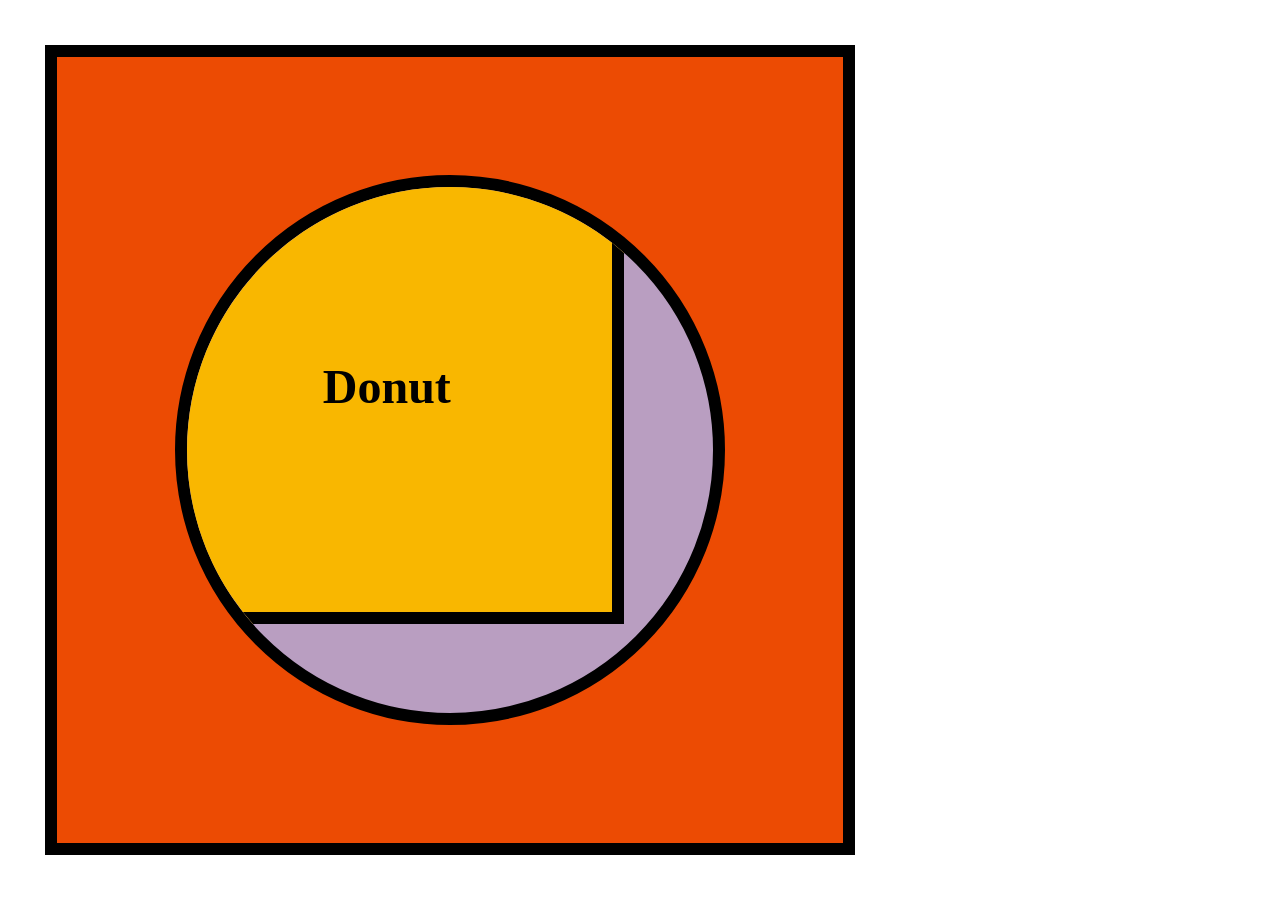
<file: labo-03/donut/index.html>
<!doctype html>
<html lang="en">
<head>
  <meta charset="utf-8">
  <meta name="viewport" content="width=device-width, initial-scale=1">
  <title>Labo 3 - Donut</title>
  <link rel="stylesheet" href="css/reset.css">
  <link rel="stylesheet" href="css/stijl.css">
</head>
<body>
  <!-- Do not change this file. Write your CSS in css/stijl.css. -->
  <main>
    <div>
      <h1>Donut</h1>
    </div>
  </main>
</body>
</html>
</file>
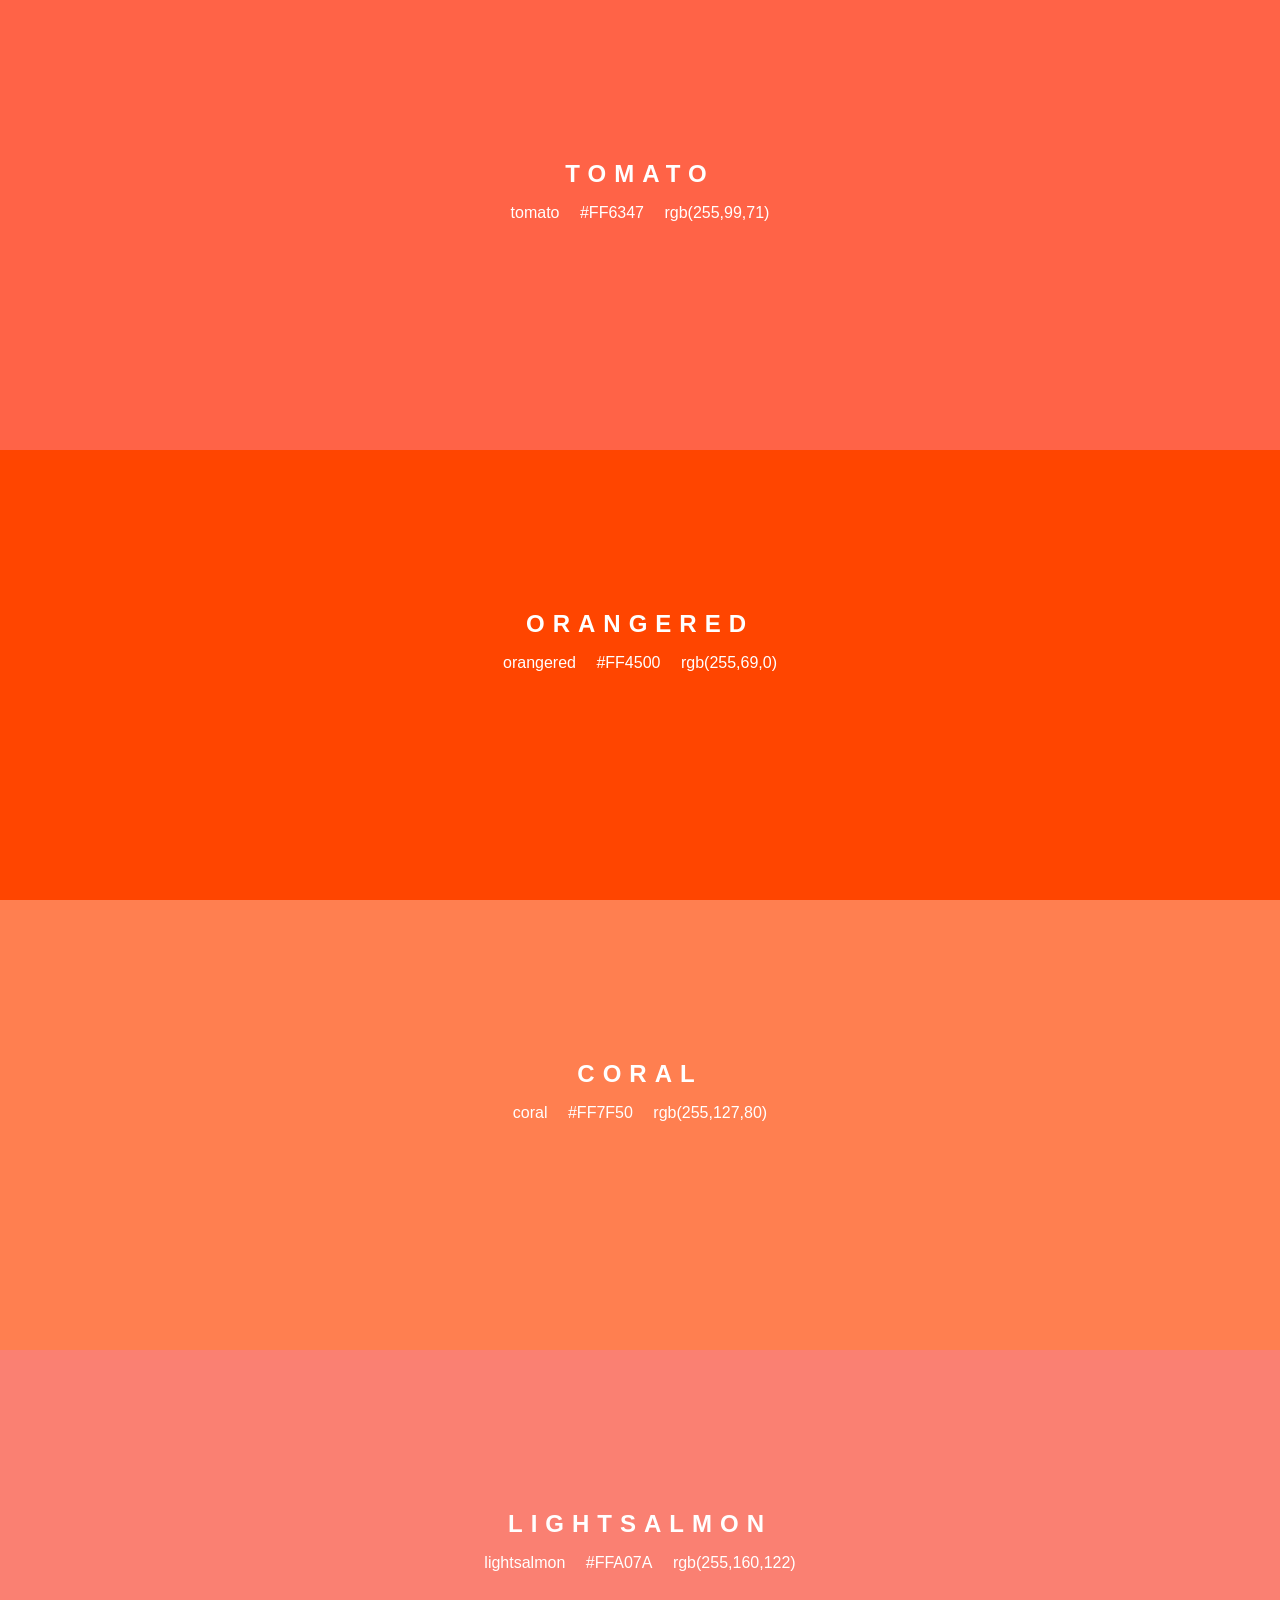
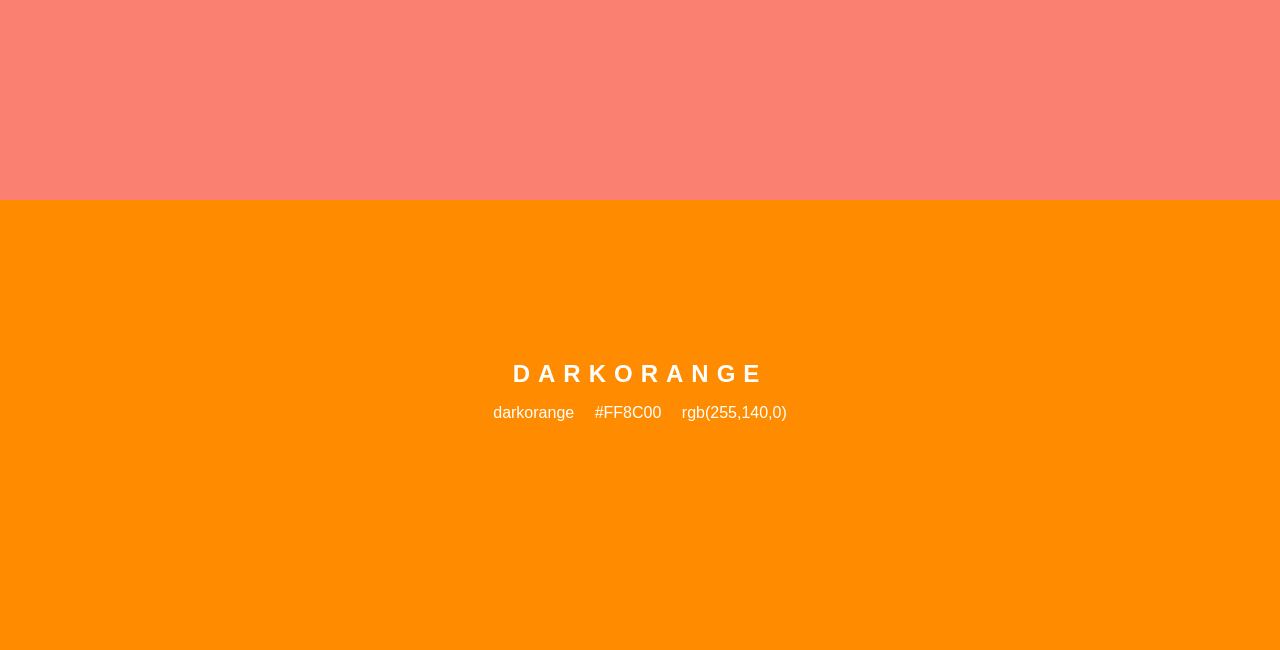
<file: labo-03/kleuren/index.html>
<!doctype html>
<html lang="en">
<head>
  <meta charset="utf-8">
  <meta name="viewport" content="width=device-width, initial-scale=1">
  <title>Labo 3 - Kleurenstalen</title>
  <link rel="stylesheet" href="css/reset.css">
  <link rel="stylesheet" href="css/stijl.css">
</head>
<body>
  <!-- Do not change this file. Write your CSS in css/stijl.css. -->
  <ul>
    <li class="tomato">
      <h2>TOMATO</h2>
      <p class="codes"><span>tomato</span> <span>#FF6347</span> <span>rgb(255,99,71)</span></p>
    </li>
    <li class="orangered">
      <h2>ORANGERED</h2>
      <p class="codes"><span>orangered</span> <span>#FF4500</span> <span>rgb(255,69,0)</span></p>
    </li>
    <li class="coral">
      <h2>CORAL</h2>
      <p class="codes"><span>coral</span> <span>#FF7F50</span> <span>rgb(255,127,80)</span></p>
    </li>
    <li class="lightsalmon">
      <h2>LIGHTSALMON</h2>
      <p class="codes"><span>lightsalmon</span> <span>#FFA07A</span> <span>rgb(255,160,122)</span></p>
    </li>
    <li class="darkorange">
      <h2>DARKORANGE</h2>
      <p class="codes"><span>darkorange</span> <span>#FF8C00</span> <span>rgb(255,140,0)</span></p>
    </li>
  </ul>
</body>
</html>
</file>
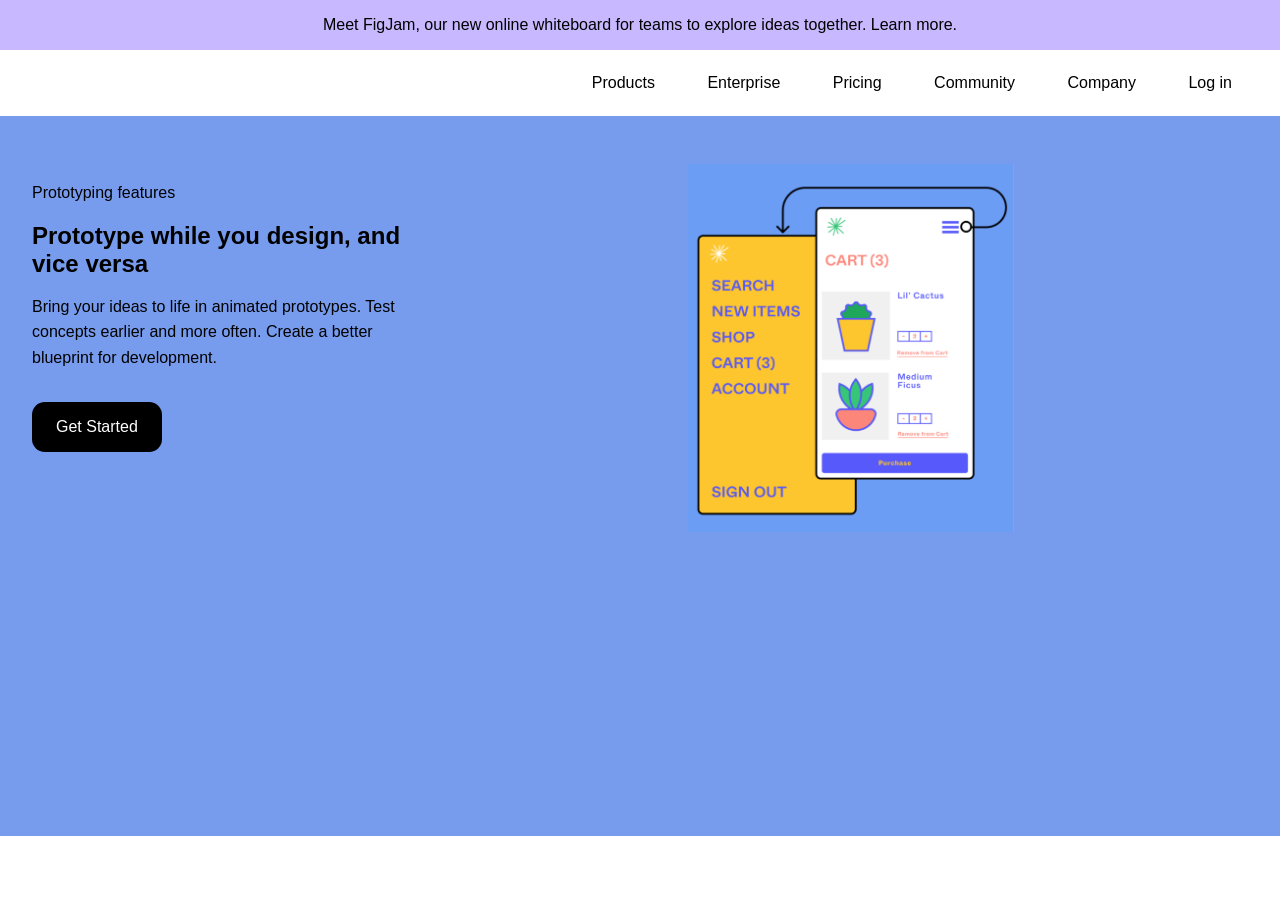
<file: labo-03/landing/index.html>
<!doctype html>
<html lang="en">
<head>
  <meta charset="utf-8">
  <meta name="viewport" content="width=device-width, initial-scale=1">
  <title>Labo 3 - Landingspagina</title>
  <link rel="stylesheet" href="css/reset.css">
  <link rel="stylesheet" href="css/stijl.css">
</head>
<body>
  <!-- Do not change this file. Write your CSS in css/stijl.css.
       Not visible in the screenshot: on :hover and :focus the links in the
       banner and in the navigation get an underline, and the button turns
       dark grey (#333333) instead of black. -->
  <div class="banner">
    <p>Meet FigJam, our new online whiteboard for teams to explore ideas together. <a href="#">Learn more</a>.</p>
  </div>
  <header>
    <nav>
      <ul>
        <li><a href="#">Products</a></li>
        <li><a href="#">Enterprise</a></li>
        <li><a href="#">Pricing</a></li>
        <li><a href="#">Community</a></li>
        <li><a href="#">Company</a></li>
        <li><a href="#">Log in</a></li>
      </ul>
    </nav>
  </header>
  <main>
    <article>
      <p class="bovenkop">Prototyping features</p>
      <h1>Prototype while you design, and vice versa</h1>
      <p>Bring your ideas to life in animated prototypes. Test concepts earlier and more often. Create a better blueprint for development.</p>
      <a href="#" class="knop">Get Started</a>
    </article><!-- no whitespace between these two tags: see syllabus 3.7 --><div class="afbeelding">
      <img src="afbeeldingen/prototype.png" alt="Prototype of a plant shop: a yellow menu panel next to a white cart screen">
    </div>
  </main>
</body>
</html>
</file>
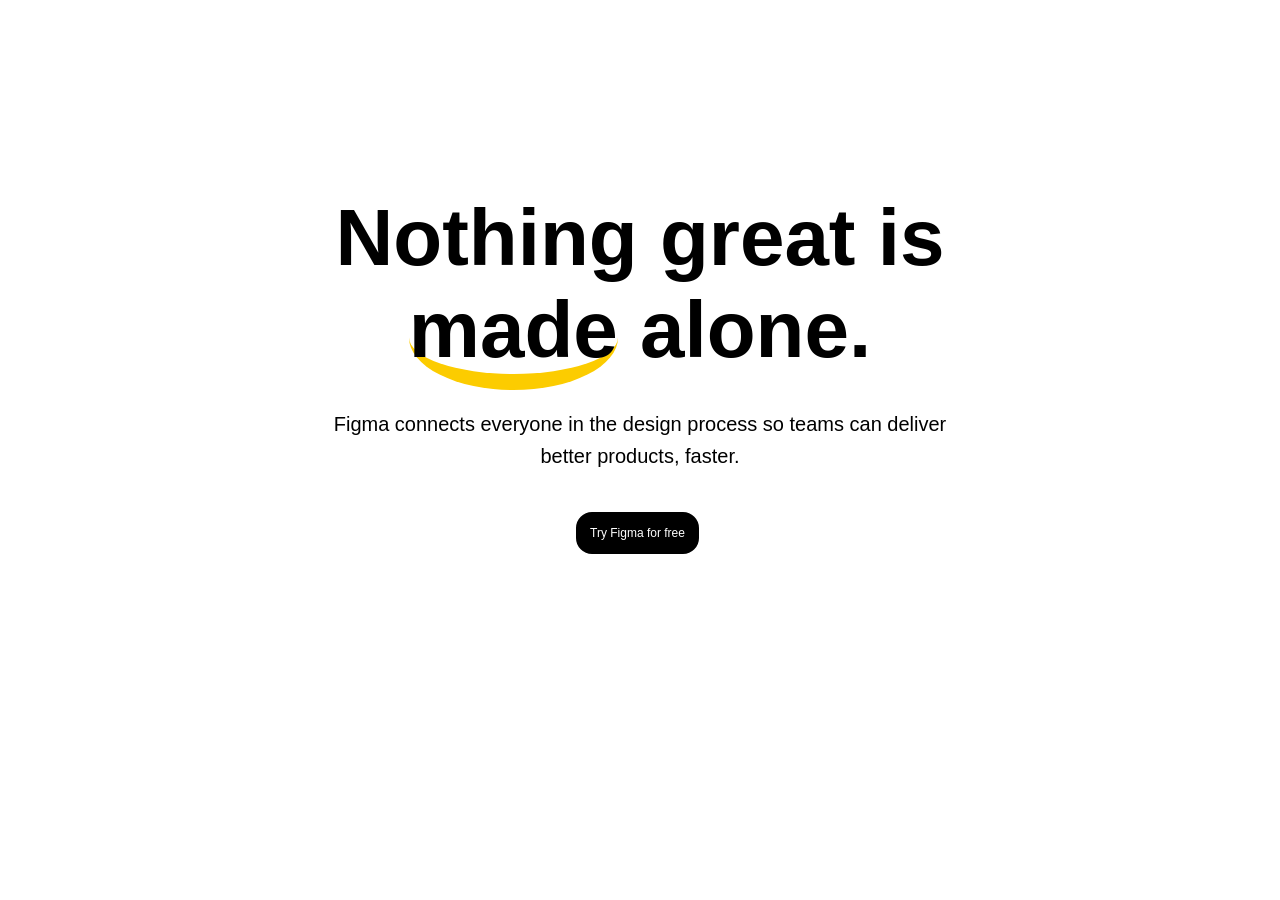
<file: labo-03/slogan/index.html>
<!doctype html>
<html lang="en">
<head>
  <meta charset="utf-8">
  <meta name="viewport" content="width=device-width, initial-scale=1">
  <title>Labo 3 - Slogan</title>
  <link rel="stylesheet" href="css/reset.css">
  <link rel="stylesheet" href="css/stijl.css">
</head>
<body>
  <!-- Do not change this file. Write your CSS in css/stijl.css.
       Not visible in the screenshot: on :hover and :focus the button turns
       dark grey (#333333) instead of black. -->
  <h2>Nothing great is <span>made</span> alone.</h2>
  <p>Figma connects everyone in the design process so teams can deliver better products, faster.</p>
  <a href="https://www.figma.com">Try Figma for free</a>
</body>
</html>
</file>
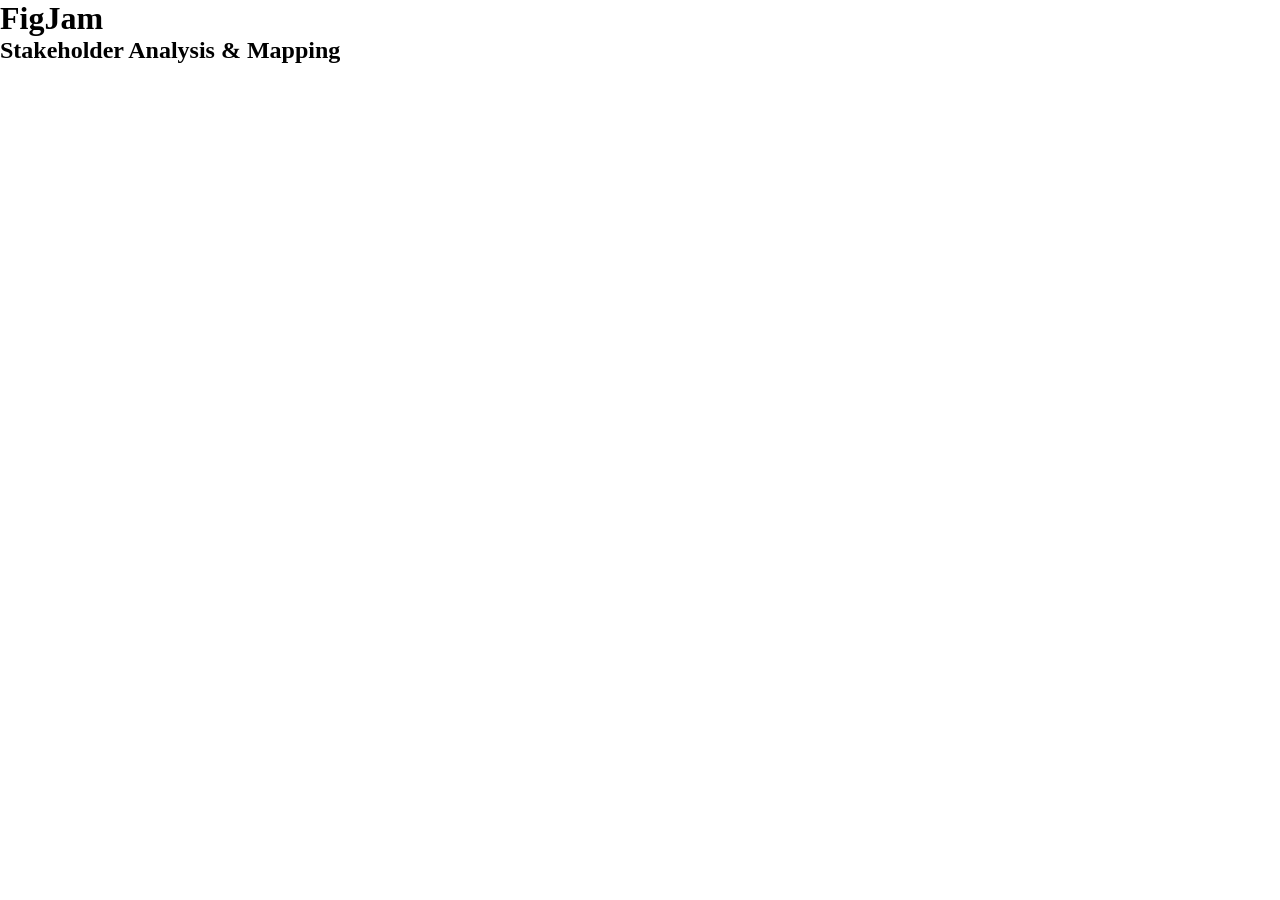
<file: labo-03/tabblad/index.html>
<!doctype html>
<html lang="en">
<head>
  <meta charset="utf-8">
  <meta name="viewport" content="width=device-width, initial-scale=1">
  <title>Labo 3 - Tabblad</title>
  <link rel="stylesheet" href="css/reset.css">
  <link rel="stylesheet" href="css/stijl.css">
</head>
<body>
  <!-- Do not change this file. Write your CSS in css/stijl.css. -->
  <h1>FigJam</h1>
  <h2>Stakeholder Analysis &amp; Mapping</h2>
</body>
</html>
</file>
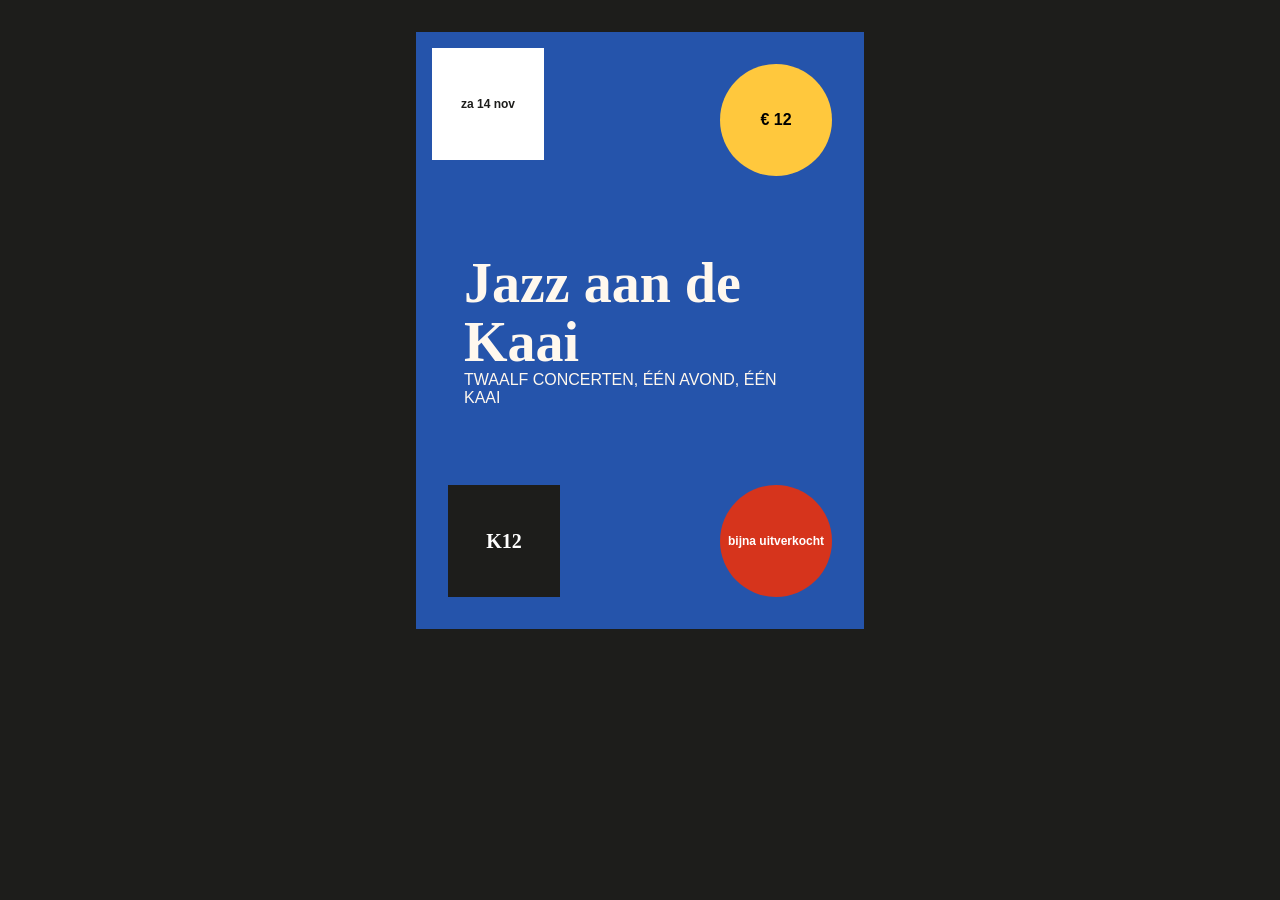
<file: labo-06/affiche/index.html>
<!doctype html>
<html lang="nl">
<head>
  <meta charset="utf-8">
  <meta name="viewport" content="width=device-width, initial-scale=1">
  <title>Labo 6 - Affiche</title>
  <link rel="stylesheet" href="css/reset.css">
  <link rel="stylesheet" href="css/stijl.css">
</head>
<body>
  <!-- Do not change this file. Write your CSS in css/stijl.css.
       The order of the four stickers in this file is NOT the order in which they lie on top of each other. -->
  <article class="affiche">
    <h1>Jazz aan de Kaai</h1>
    <p class="ondertitel">twaalf concerten, één avond, één kaai</p>
    <span class="sticker prijs">&euro; 12</span>
    <span class="sticker datum">za 14 nov</span>
    <span class="sticker uitverkocht">bijna uitverkocht</span>
    <span class="sticker logo">K12</span>
  </article>
</body>
</html>
</file>
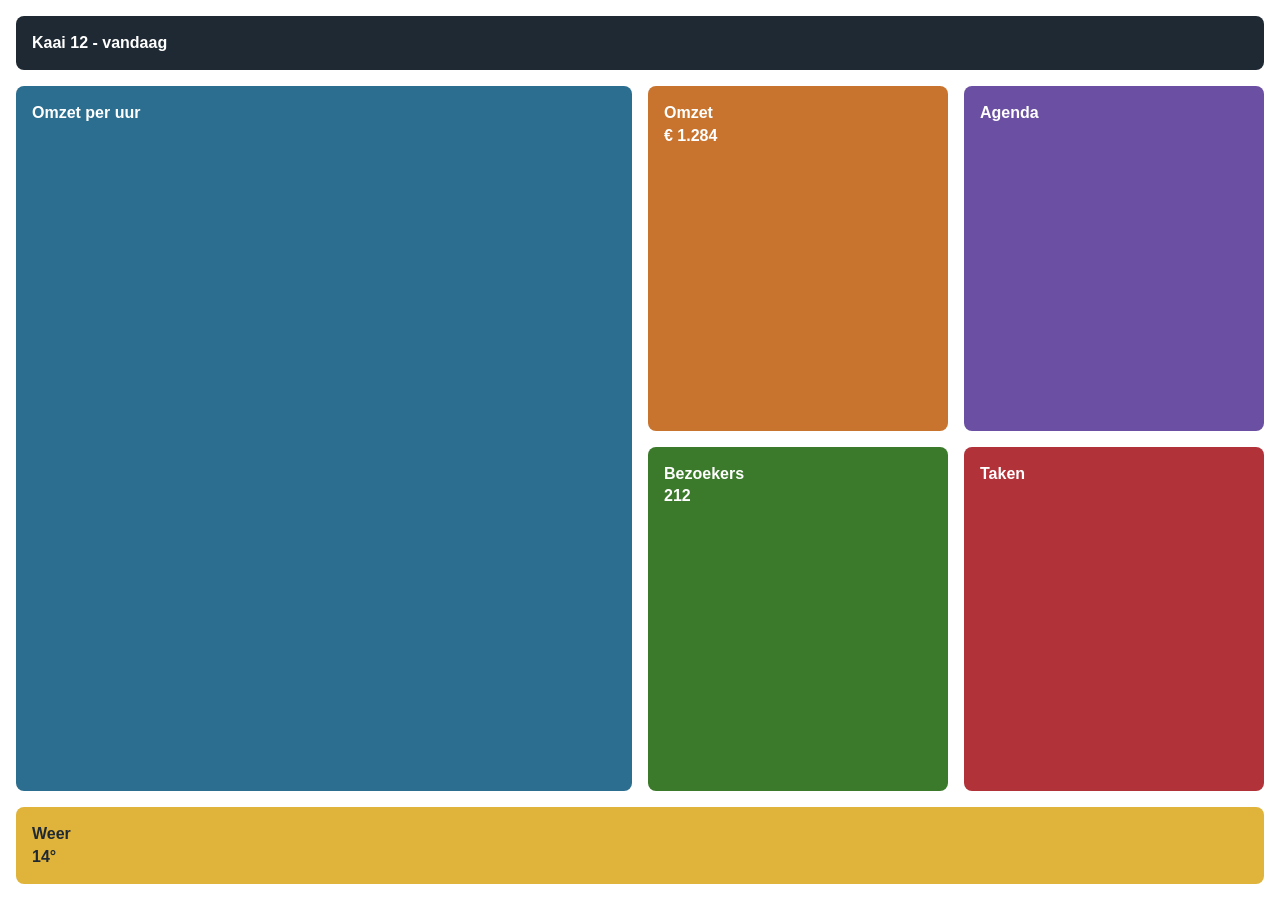
<file: labo-06/dashboard/index.html>
<!doctype html>
<html lang="nl">
<head>
  <meta charset="utf-8">
  <meta name="viewport" content="width=device-width, initial-scale=1">
  <title>Labo 6 - Dashboard</title>
  <link rel="stylesheet" href="css/reset.css">
  <link rel="stylesheet" href="css/stijl.css">
</head>
<body>
  <!-- Do not change this file. Write your CSS in css/stijl.css. -->
  <main class="dashboard">
    <section class="tegel titel">Kaai 12 - vandaag</section>
    <section class="tegel grafiek">Omzet per uur</section>
    <section class="tegel omzet">Omzet<br>&euro; 1.284</section>
    <section class="tegel bezoekers">Bezoekers<br>212</section>
    <section class="tegel agenda">Agenda</section>
    <section class="tegel taken">Taken</section>
    <section class="tegel weer">Weer<br>14&deg;</section>
  </main>
</body>
</html>
</file>
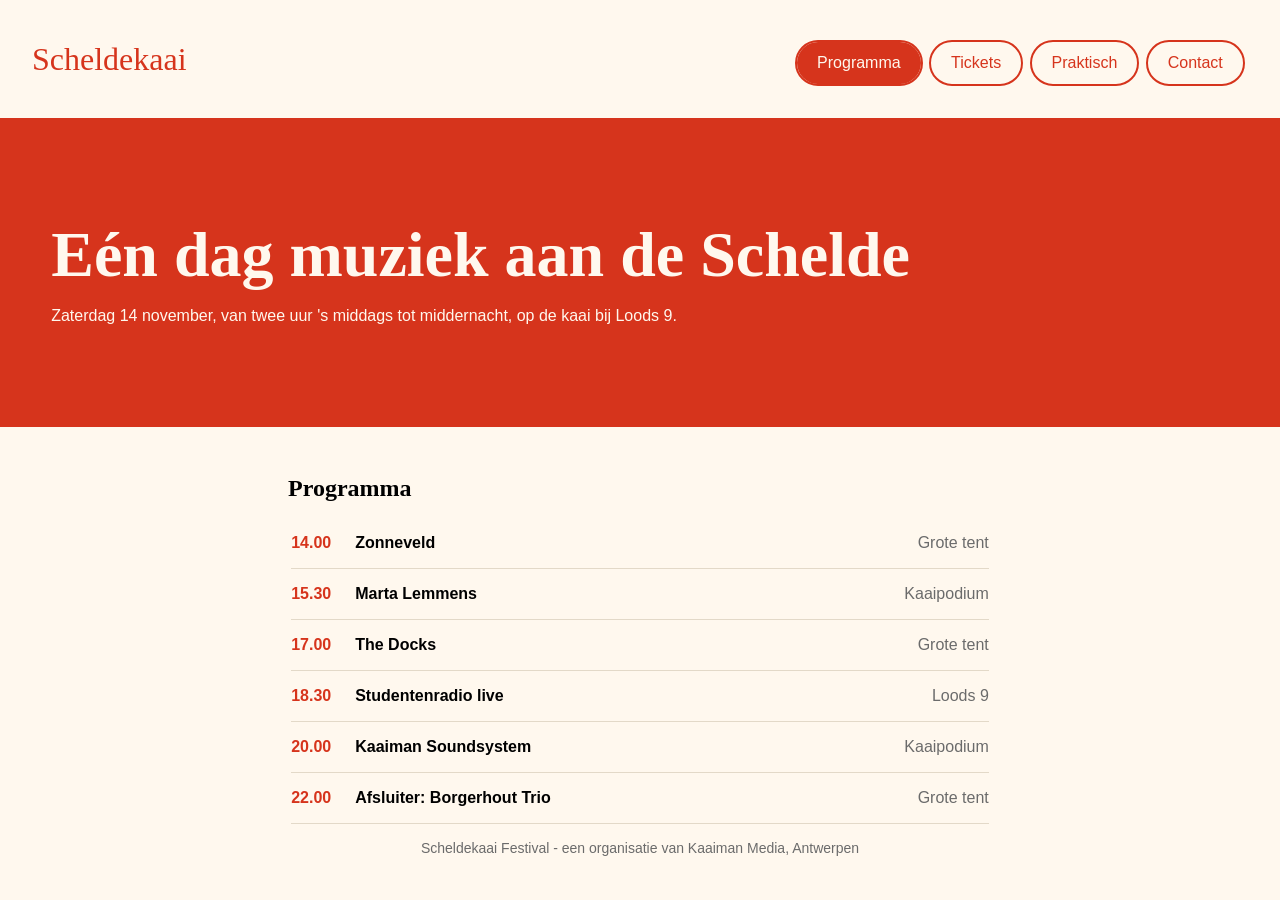
<file: labo-06/festival/index.html>
<!doctype html>
<html lang="nl">
<head>
  <meta charset="utf-8">
  <meta name="viewport" content="width=device-width, initial-scale=1">
  <title>Labo 6 - Scheldekaai Festival</title>
  <link rel="stylesheet" href="css/reset.css">
  <link rel="stylesheet" href="css/stijl.css">
</head>
<body>
  <!-- Do not change this file. Write your CSS in css/stijl.css.
       Not visible in the screenshot: on :hover and :focus a navigation link gets a white background and dark text. -->
  <header>
    <a class="logo" href="index.html">Scheldekaai</a>
    <nav>
      <ul>
        <li><a href="#programma" class="actief">Programma</a></li>
        <li><a href="tickets.html">Tickets</a></li>
        <li><a href="praktisch.html">Praktisch</a></li>
        <li><a href="contact.html">Contact</a></li>
      </ul>
    </nav>
  </header>
  <main>
    <section class="held">
      <h1>Eén dag muziek aan de Schelde</h1>
      <p>Zaterdag 14 november, van twee uur 's middags tot middernacht, op de kaai bij Loods 9.</p>
    </section>
    <section id="programma">
      <h2>Programma</h2>
      <ul class="programma">
      <li><time>14.00</time> <strong>Zonneveld</strong> <span>Grote tent</span></li>
      <li><time>15.30</time> <strong>Marta Lemmens</strong> <span>Kaaipodium</span></li>
      <li><time>17.00</time> <strong>The Docks</strong> <span>Grote tent</span></li>
      <li><time>18.30</time> <strong>Studentenradio live</strong> <span>Loods 9</span></li>
      <li><time>20.00</time> <strong>Kaaiman Soundsystem</strong> <span>Kaaipodium</span></li>
      <li><time>22.00</time> <strong>Afsluiter: Borgerhout Trio</strong> <span>Grote tent</span></li>
      </ul>
    </section>
  </main>
  <footer>
    <p>Scheldekaai Festival - een organisatie van Kaaiman Media, Antwerpen</p>
  </footer>
</body>
</html>
</file>
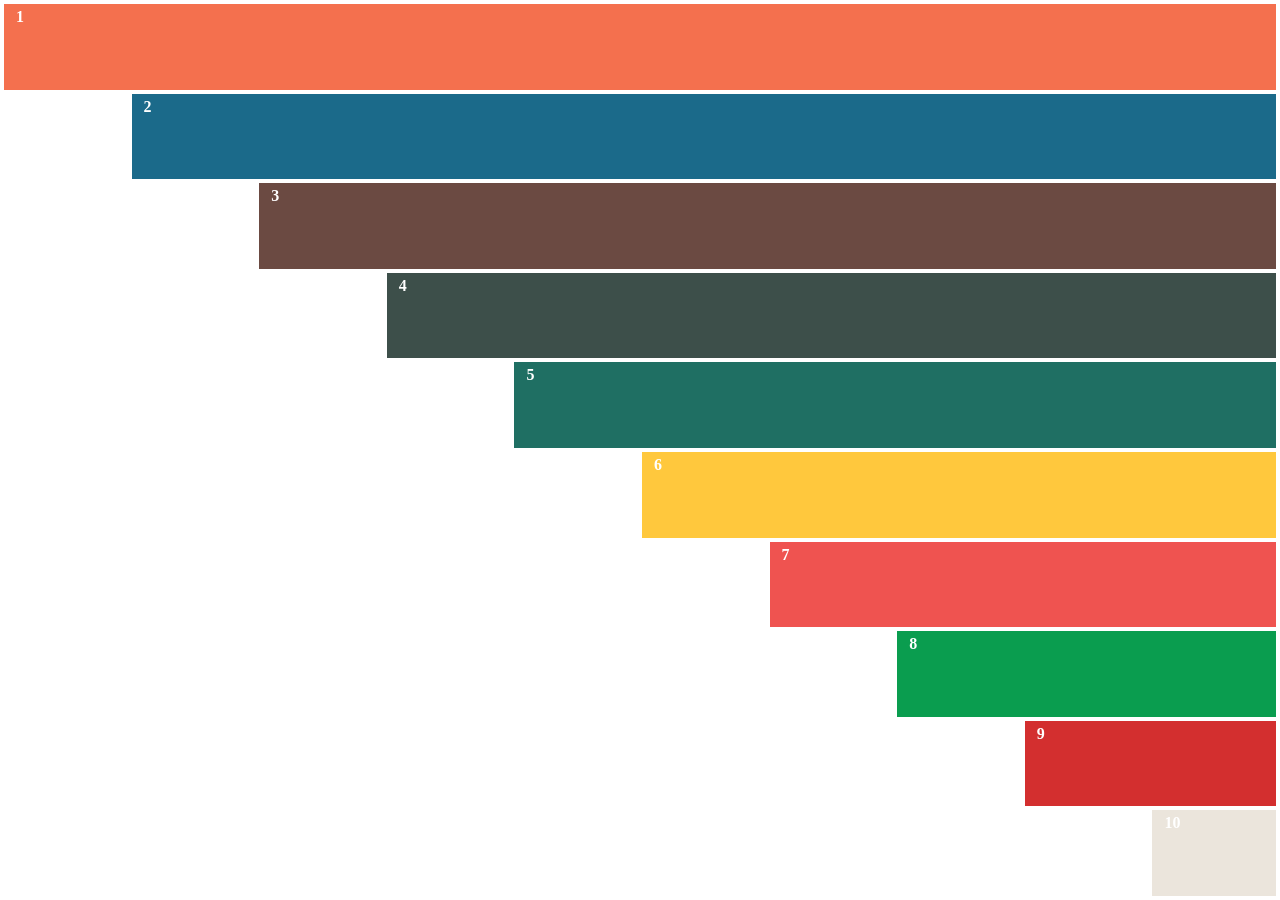
<file: labo-06/tribune/index.html>
<!doctype html>
<html lang="nl">
<head>
  <meta charset="utf-8">
  <meta name="viewport" content="width=device-width, initial-scale=1">
  <title>Labo 6 - Tribune</title>
  <link rel="stylesheet" href="css/reset.css">
  <link rel="stylesheet" href="css/stijl.css">
</head>
<body>
  <!-- Do not change this file. Write your CSS in css/stijl.css. -->
  <main class="tribune">
    <div class="rij r1">1</div>
    <div class="rij r2">2</div>
    <div class="rij r3">3</div>
    <div class="rij r4">4</div>
    <div class="rij r5">5</div>
    <div class="rij r6">6</div>
    <div class="rij r7">7</div>
    <div class="rij r8">8</div>
    <div class="rij r9">9</div>
    <div class="rij r10">10</div>
  </main>
</body>
</html>
</file>
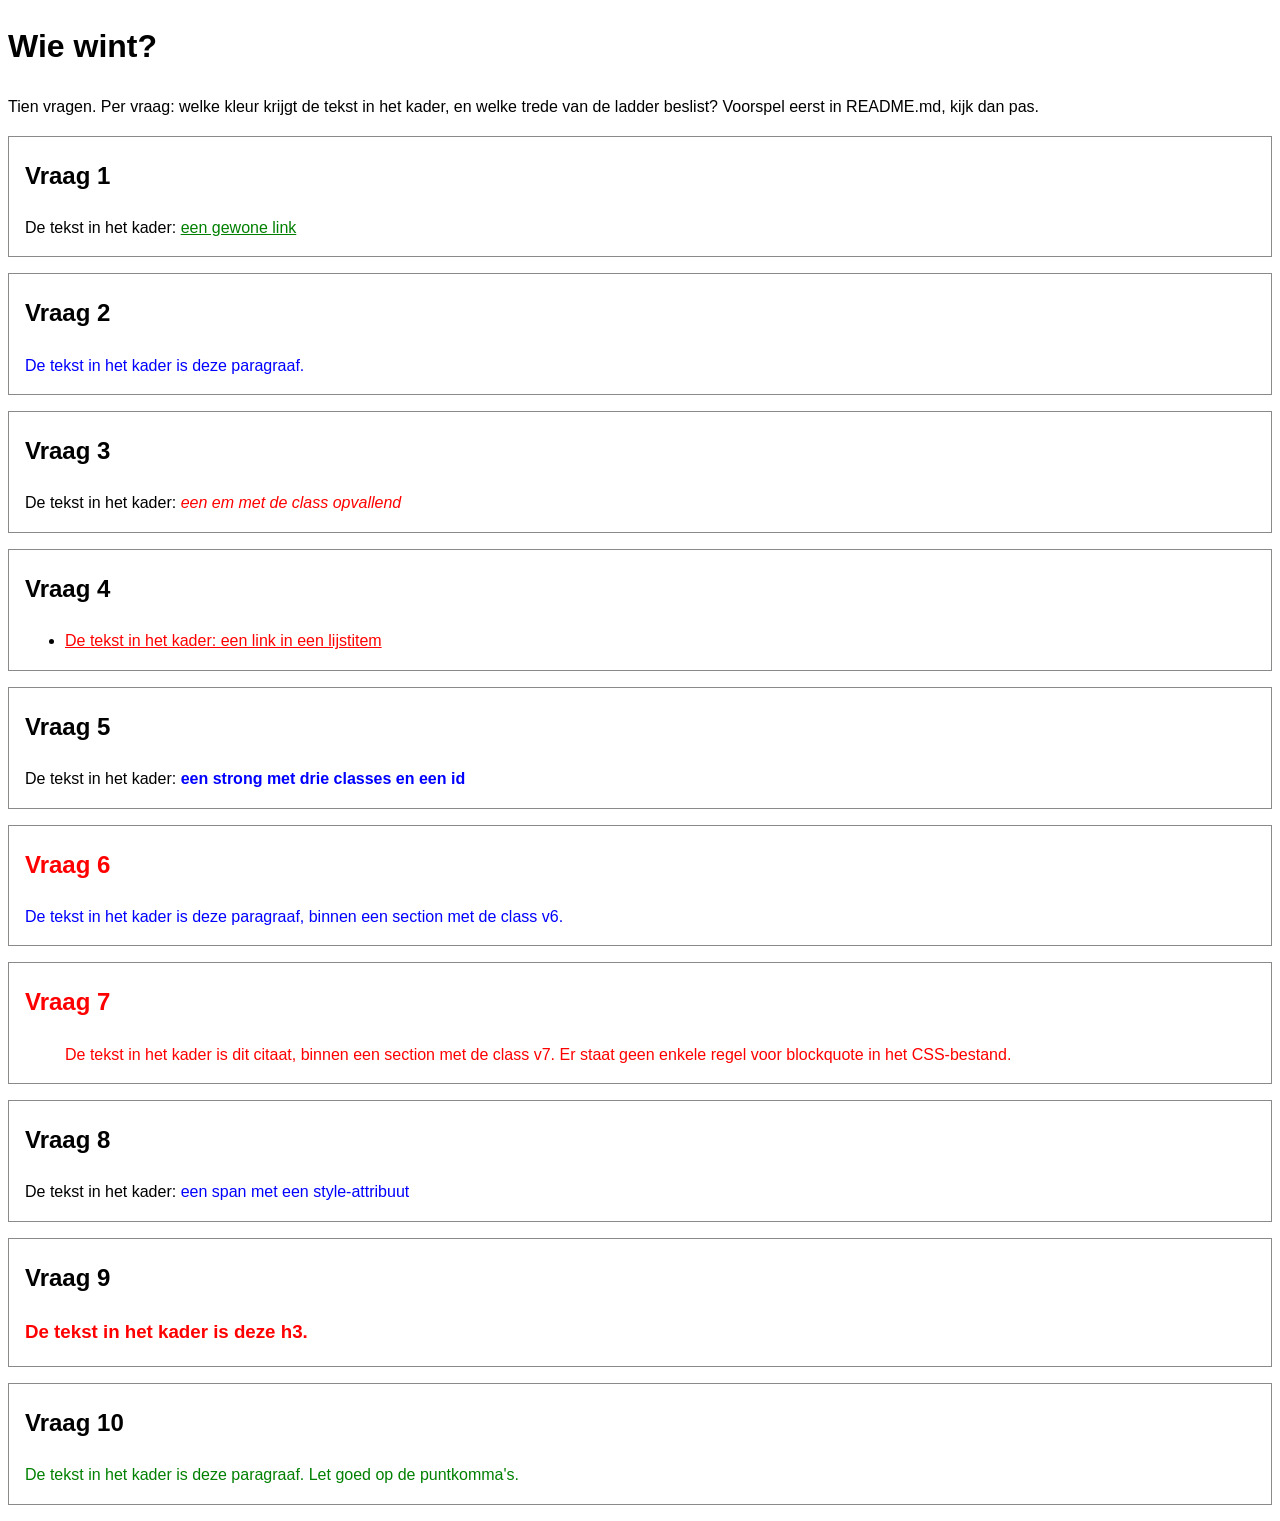
<file: labo-02/labo-02/cascade/index.html>
<!-- index.html - oefening 3: voorspel, dan kijk. Wijzig dit bestand niet. -->
<!doctype html>
<html lang="nl">
  <head>
    <meta charset="utf-8">
    <meta name="viewport" content="width=device-width, initial-scale=1">
    <title>Wie wint? Tien vragen over de cascade</title>
    <link rel="stylesheet" href="css/stijl.css">
  </head>
  <body>
    <h1>Wie wint?</h1>
    <p>Tien vragen. Per vraag: welke kleur krijgt de tekst in het kader, en welke trede van de ladder beslist? Voorspel eerst in README.md, kijk dan pas.</p>

    <section class="vraag v1">
      <h2>Vraag 1</h2>
      <p>De tekst in het kader: <a href="#">een gewone link</a></p>
    </section>

    <section class="vraag v2">
      <h2>Vraag 2</h2>
      <p class="v2-tekst">De tekst in het kader is deze paragraaf.</p>
    </section>

    <section class="vraag v3">
      <h2>Vraag 3</h2>
      <p>De tekst in het kader: <em class="opvallend">een em met de class opvallend</em></p>
    </section>

    <section class="vraag v4">
      <h2>Vraag 4</h2>
      <ul>
        <li><a href="#">De tekst in het kader: een link in een lijstitem</a></li>
      </ul>
    </section>

    <section class="vraag v5">
      <h2>Vraag 5</h2>
      <p>De tekst in het kader: <strong class="een twee drie" id="v5-tekst">een strong met drie classes en een id</strong></p>
    </section>

    <section class="vraag v6">
      <h2>Vraag 6</h2>
      <p class="v6-tekst">De tekst in het kader is deze paragraaf, binnen een section met de class v6.</p>
    </section>

    <section class="vraag v7">
      <h2>Vraag 7</h2>
      <blockquote>De tekst in het kader is dit citaat, binnen een section met de class v7. Er staat geen enkele regel voor blockquote in het CSS-bestand.</blockquote>
    </section>

    <section class="vraag v8">
      <h2>Vraag 8</h2>
      <p>De tekst in het kader: <span class="v8-tekst" style="color: blue">een span met een style-attribuut</span></p>
    </section>

    <section class="vraag v9">
      <h2>Vraag 9</h2>
      <h3 class="v9-tekst">De tekst in het kader is deze h3.</h3>
    </section>

    <section class="vraag v10">
      <h2>Vraag 10</h2>
      <p class="v10-tekst">De tekst in het kader is deze paragraaf. Let goed op de puntkomma's.</p>
    </section>
  </body>
</html>
</file>
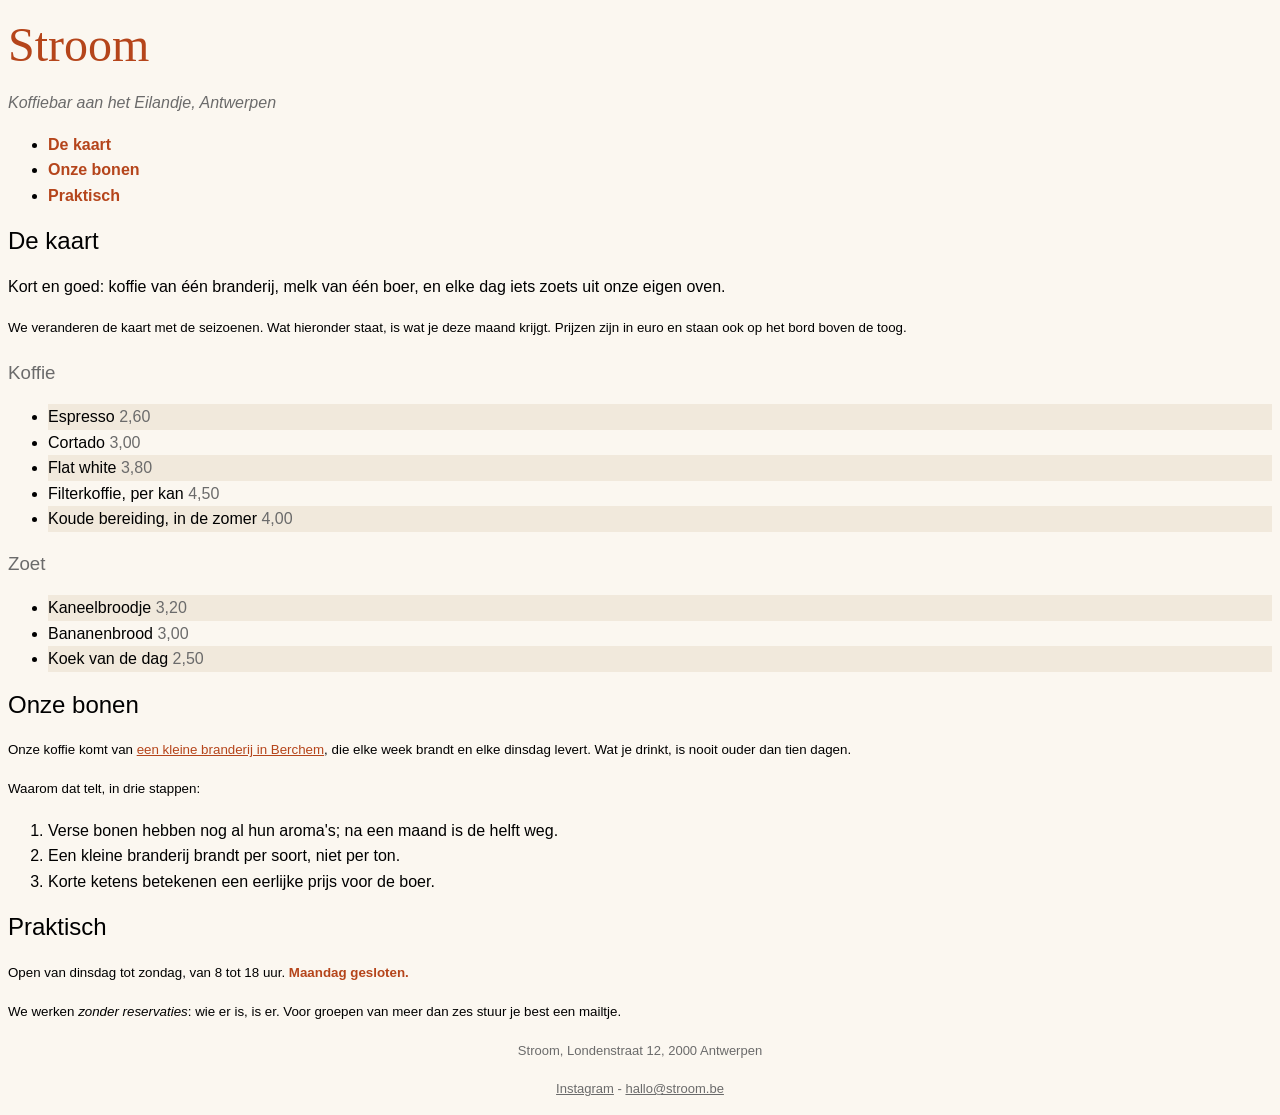
<file: labo-02/labo-02/nabouw/index.html>
<!-- index.html - nabouw labo 2. Dit bestand mag je NIET wijzigen: geen class erbij, geen element verplaatst, geen style-attribuut. Jij schrijft css/stijl.css. -->
<!--
  Wat het screenshot niet kan tonen (hover en focus):
  - links in de navigatie: accentkleur, vet, geen onderstreping;
    bij hover en focus: inktkleur en onderstreept
  - links in main: accentkleur, onderstreept;
    bij hover en focus: papierkleur op een achtergrond in de accentkleur
  - links in de footer: gedempte kleur; bij hover en focus: accentkleur
-->
<!doctype html>
<html lang="nl">
  <head>
    <meta charset="utf-8">
    <meta name="viewport" content="width=device-width, initial-scale=1">
    <title>Stroom - koffiebar aan het Eilandje</title>
    <link rel="stylesheet" href="css/stijl.css">
  </head>
  <body>
    <header>
      <h1>Stroom</h1>
      <p class="slogan">Koffiebar aan het Eilandje, Antwerpen</p>
      <nav>
        <ul>
          <li><a href="#kaart">De kaart</a></li>
          <li><a href="#bonen">Onze bonen</a></li>
          <li><a href="#praktisch">Praktisch</a></li>
        </ul>
      </nav>
    </header>

    <main>
      <article>
        <h2 id="kaart">De kaart</h2>
        <p class="intro">Kort en goed: koffie van één branderij, melk van één boer, en elke dag iets zoets uit onze eigen oven.</p>
        <p>We veranderen de kaart met de seizoenen. Wat hieronder staat, is wat je deze maand krijgt. Prijzen zijn in euro en staan ook op het bord boven de toog.</p>

        <h3>Koffie</h3>
        <ul class="kaart">
          <li>Espresso <span class="prijs">2,60</span></li>
          <li>Cortado <span class="prijs">3,00</span></li>
          <li>Flat white <span class="prijs">3,80</span></li>
          <li>Filterkoffie, per kan <span class="prijs">4,50</span></li>
          <li>Koude bereiding, in de zomer <span class="prijs">4,00</span></li>
        </ul>

        <h3>Zoet</h3>
        <ul class="kaart">
          <li>Kaneelbroodje <span class="prijs">3,20</span></li>
          <li>Bananenbrood <span class="prijs">3,00</span></li>
          <li>Koek van de dag <span class="prijs">2,50</span></li>
        </ul>

        <h2 id="bonen">Onze bonen</h2>
        <p>Onze koffie komt van <a href="https://www.example.be">een kleine branderij in Berchem</a>, die elke week brandt en elke dinsdag levert. Wat je drinkt, is nooit ouder dan tien dagen.</p>
        <p>Waarom dat telt, in drie stappen:</p>
        <ol>
          <li>Verse bonen hebben nog al hun aroma's; na een maand is de helft weg.</li>
          <li>Een kleine branderij brandt per soort, niet per ton.</li>
          <li>Korte ketens betekenen een eerlijke prijs voor de boer.</li>
        </ol>

        <h2 id="praktisch">Praktisch</h2>
        <p>Open van dinsdag tot zondag, van 8 tot 18 uur. <strong>Maandag gesloten.</strong></p>
        <p>We werken <em>zonder reservaties</em>: wie er is, is er. Voor groepen van meer dan zes stuur je best een mailtje.</p>
      </article>
    </main>

    <footer>
      <p>Stroom, Londenstraat 12, 2000 Antwerpen</p>
      <p><a href="https://www.instagram.com">Instagram</a> - <a href="mailto:hallo@stroom.be">hallo@stroom.be</a></p>
    </footer>
  </body>
</html>
</file>
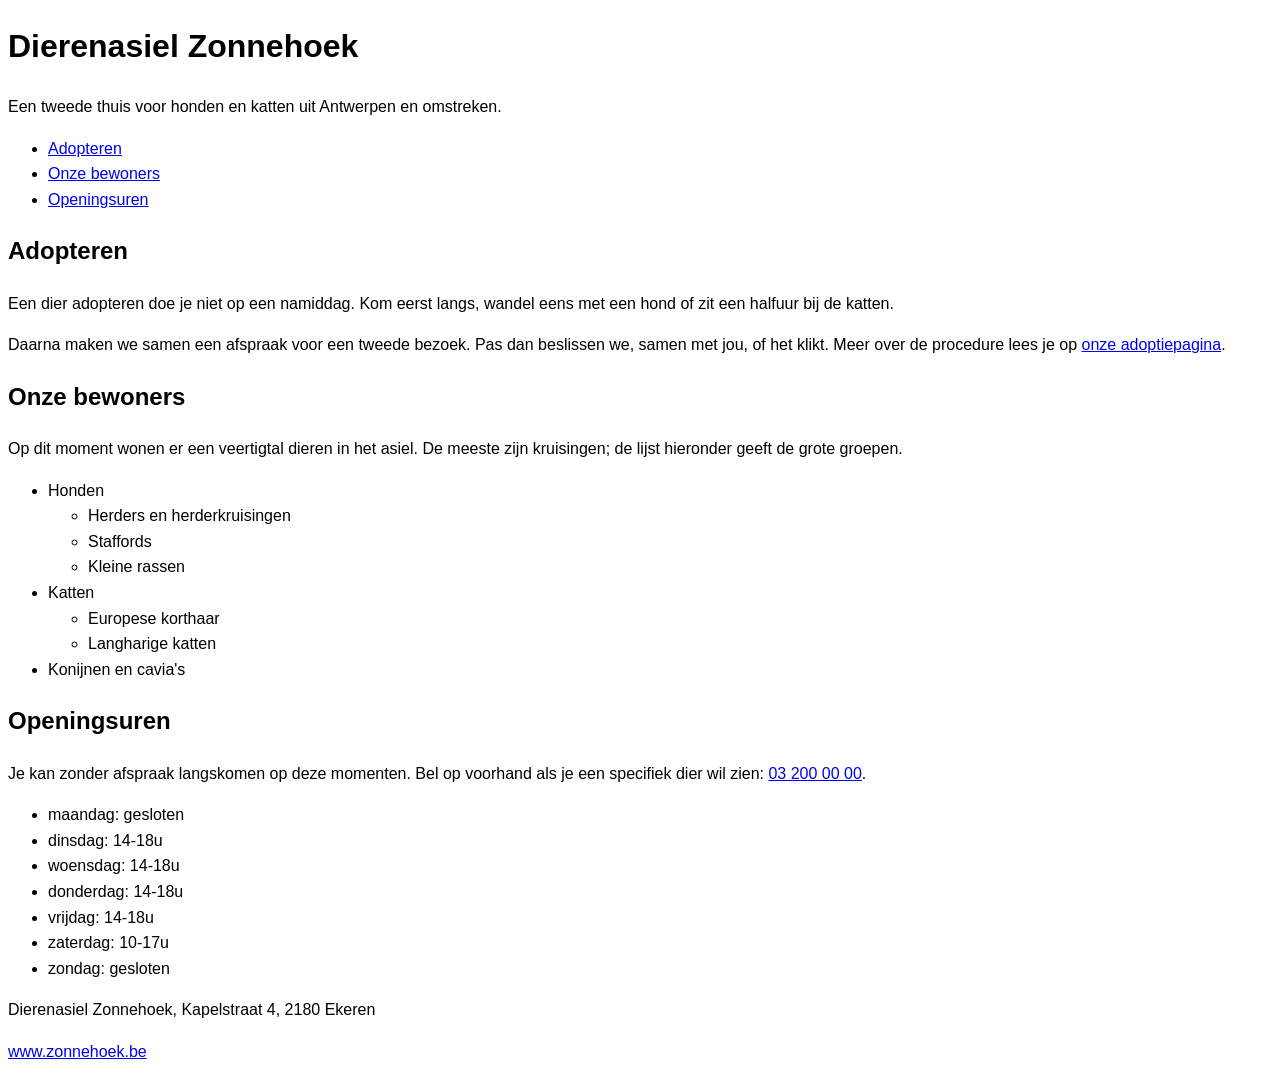
<file: labo-02/labo-02/selectors/index.html>
<!-- index.html - oefening 2: selectors. Wijzig dit bestand niet; alles wat je nodig hebt, staat erin. -->
<!doctype html>
<html lang="nl">
  <head>
    <meta charset="utf-8">
    <meta name="viewport" content="width=device-width, initial-scale=1">
    <title>Dierenasiel Zonnehoek</title>
    <link rel="stylesheet" href="css/stijl.css">
  </head>
  <body>
    <header>
      <h1>Dierenasiel Zonnehoek</h1>
      <p class="slogan">Een tweede thuis voor honden en katten uit Antwerpen en omstreken.</p>
      <nav>
        <ul>
          <li><a href="#adopteren">Adopteren</a></li>
          <li><a href="#rassen">Onze bewoners</a></li>
          <li><a href="#uren">Openingsuren</a></li>
        </ul>
      </nav>
    </header>

    <main>
      <article>
        <h2 id="adopteren">Adopteren</h2>
        <p class="intro">Een dier adopteren doe je niet op een namiddag. Kom eerst langs, wandel eens met een hond of zit een halfuur bij de katten.</p>
        <p>Daarna maken we samen een afspraak voor een tweede bezoek. Pas dan beslissen we, samen met jou, of het klikt. Meer over de procedure lees je op <a href="https://www.zonnehoek.be/adoptie">onze adoptiepagina</a>.</p>

        <h2 id="rassen">Onze bewoners</h2>
        <p>Op dit moment wonen er een veertigtal dieren in het asiel. De meeste zijn kruisingen; de lijst hieronder geeft de grote groepen.</p>
        <ul class="rassen">
          <li>Honden
            <ul>
              <li>Herders en herderkruisingen</li>
              <li>Staffords</li>
              <li>Kleine rassen</li>
            </ul>
          </li>
          <li>Katten
            <ul>
              <li>Europese korthaar</li>
              <li>Langharige katten</li>
            </ul>
          </li>
          <li>Konijnen en cavia's</li>
        </ul>

        <h2 id="uren">Openingsuren</h2>
        <p>Je kan zonder afspraak langskomen op deze momenten. Bel op voorhand als je een specifiek dier wil zien: <a href="tel:+3232000000">03 200 00 00</a>.</p>
        <ul class="uren">
          <li>maandag: gesloten</li>
          <li>dinsdag: 14-18u</li>
          <li>woensdag: 14-18u</li>
          <li>donderdag: 14-18u</li>
          <li>vrijdag: 14-18u</li>
          <li>zaterdag: 10-17u</li>
          <li>zondag: gesloten</li>
        </ul>
      </article>
    </main>

    <footer>
      <p>Dierenasiel Zonnehoek, Kapelstraat 4, 2180 Ekeren</p>
      <p><a href="https://www.zonnehoek.be">www.zonnehoek.be</a></p>
    </footer>
  </body>
</html>
</file>
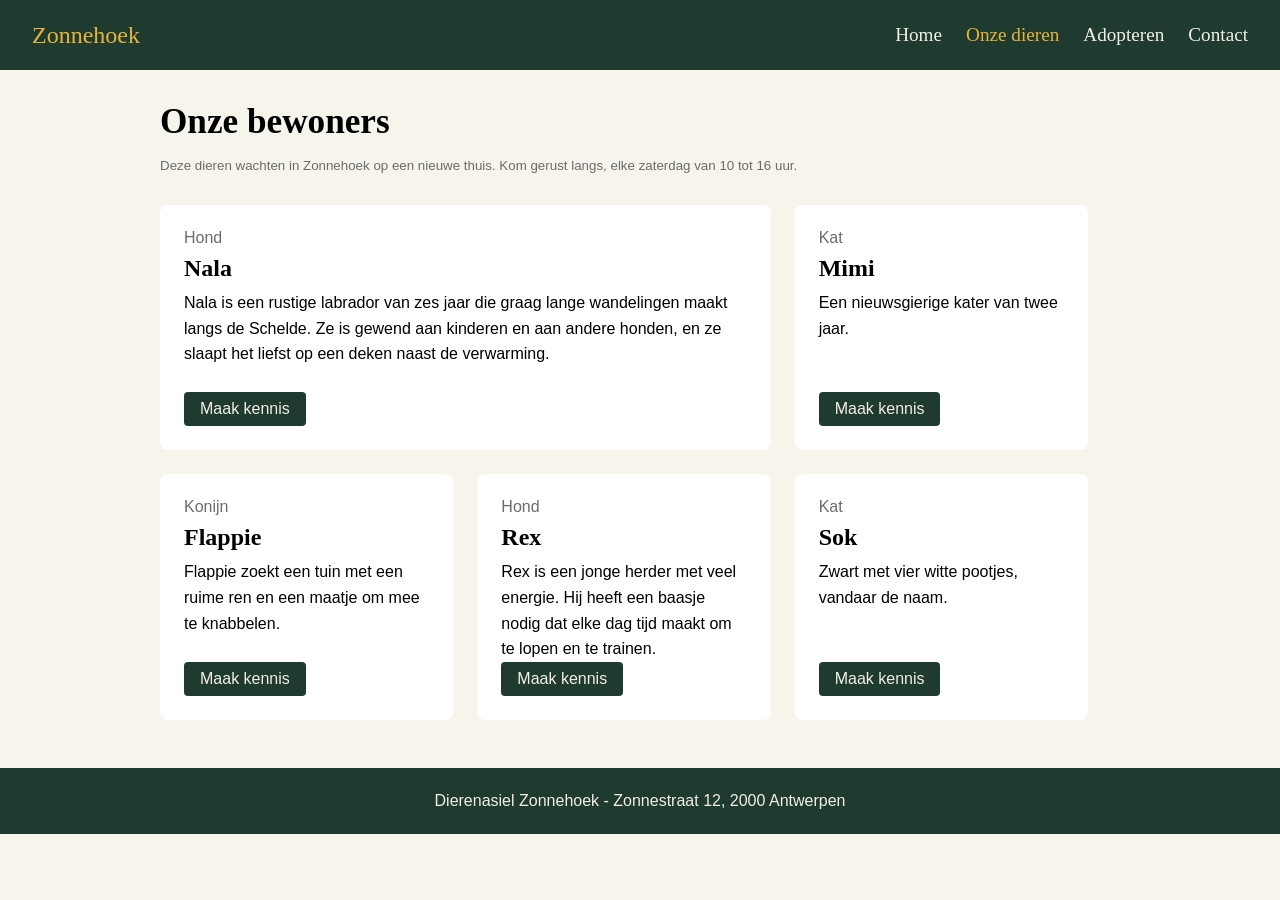
<file: labo-04/labo-04/dierenasiel/index.html>
<!doctype html>
<html lang="nl">
<head>
  <meta charset="utf-8">
  <meta name="viewport" content="width=device-width, initial-scale=1">
  <title>Labo 4 - Dierenasiel Zonnehoek</title>
  <link rel="stylesheet" href="css/reset.css">
  <link rel="stylesheet" href="css/stijl.css">
</head>
<body>
  <!-- Do not change this file. Write your CSS in css/stijl.css.
       Not visible in the screenshot: on :hover and :focus the links in the
       navigation get an underline, and a button turns dark (#2b2b2b). -->
  <header>
    <a class="logo" href="index.html">Zonnehoek</a>
    <nav>
      <ul>
        <li><a href="index.html">Home</a></li>
        <li><a href="dieren.html" class="actief">Onze dieren</a></li>
        <li><a href="adopteren.html">Adopteren</a></li>
        <li><a href="contact.html">Contact</a></li>
      </ul>
    </nav>
  </header>
  <main>
    <h1>Onze bewoners</h1>
    <p class="intro">Deze dieren wachten in Zonnehoek op een nieuwe thuis. Kom gerust langs, elke zaterdag van 10 tot 16 uur.</p>
    <ul class="kaarten">
      <li class="kaart uitgelicht">
        <p class="soort">Hond</p>
        <h2>Nala</h2>
        <p class="beschrijving">Nala is een rustige labrador van zes jaar die graag lange wandelingen maakt langs de Schelde. Ze is gewend aan kinderen en aan andere honden, en ze slaapt het liefst op een deken naast de verwarming.</p>
        <a class="knop" href="#">Maak kennis</a>
      </li>
      <li class="kaart">
        <p class="soort">Kat</p>
        <h2>Mimi</h2>
        <p class="beschrijving">Een nieuwsgierige kater van twee jaar.</p>
        <a class="knop" href="#">Maak kennis</a>
      </li>
      <li class="kaart">
        <p class="soort">Konijn</p>
        <h2>Flappie</h2>
        <p class="beschrijving">Flappie zoekt een tuin met een ruime ren en een maatje om mee te knabbelen.</p>
        <a class="knop" href="#">Maak kennis</a>
      </li>
      <li class="kaart">
        <p class="soort">Hond</p>
        <h2>Rex</h2>
        <p class="beschrijving">Rex is een jonge herder met veel energie. Hij heeft een baasje nodig dat elke dag tijd maakt om te lopen en te trainen.</p>
        <a class="knop" href="#">Maak kennis</a>
      </li>
      <li class="kaart">
        <p class="soort">Kat</p>
        <h2>Sok</h2>
        <p class="beschrijving">Zwart met vier witte pootjes, vandaar de naam.</p>
        <a class="knop" href="#">Maak kennis</a>
      </li>
    </ul>
  </main>
  <footer>
    <p>Dierenasiel Zonnehoek - Zonnestraat 12, 2000 Antwerpen</p>
  </footer>
</body>
</html>
</file>
<file: labo-03/donut/css/stijl.css>
/* stijl.css - labo 3, donut (reset.css is linked before this file) */

/* === tokens === */
:root {
 --Oranje--: #ec4b03;
 --paars--: #b99ec1;
 --geel--: #f9b700;
 --zwart--: #000000;
 
}

main {
    width: 90vh;
    height: 90vh;
    border: 0.75rem solid var(--zwart--);
    margin: 5vh;
    background-color: var(--Oranje--);
    overflow: hidden;
}

main > div {
    border: 0.75rem solid var(--zwart--);
    background-color: var(--paars--);
    height: 70%;
    width: 70%;
    margin: 15%;
    border-radius: 50%;
    position: relative;
    overflow: hidden;
}

div > h1 {
  position: absolute;
  top: 0;
  left: 0;
  border: 0.75rem solid var(--zwart--);
  margin: -7%;
  height: 90%;
  width: 90%;
  background-color: var(--geel--);
  font-family: Georgia, 'Times New Roman', Times, serif;
  font-weight: 700;
  display: flex;
  justify-content: center;
  align-items: center;
  font-size: 3rem;
}

/* === your rules === */
</file>
<file: labo-03/kleuren/css/stijl.css>
/* stijl.css - labo 3, kleuren (reset.css is linked before this file) */

/* === tokens === */
:root {
--kleur-tomato: c

}
/* === your rules === */
body {
 font-family: Arial, Helvetica, sans-serif;
 text-align: center;
 color: white;
 background-color: black;

}
ul{
    list-style: none;
    margin: 0;
    padding: 0;
}
li {
    height: 50vh;
    padding-top: 10rem;
}

h2 {
    letter-spacing: 0.5rem;
    margin-bottom: 1rem;
}

span {
    margin: 0 0.5rem;
}

.tomato {
    background-color: tomato;
}

.orangered{
    background-color: orangered;
}

.coral {
    background-color: coral;
}

.lightsalmon {
    background-color: salmon;
}

.darkorange {
    background-color: darkorange;
}
</file>
<file: labo-03/landing/css/stijl.css>
/* stijl.css - labo 3, landing (reset.css is linked before this file) */

/* === tokens === */
:root {
--banner--: #c8b8ff;
--link--: #5551ff;
--hero--: #779cee;
}

/* === your rules === */
body {
    font-family: Arial, Helvetica, sans-serif;
}

.banner {
    background-color: var(--banner--);
    text-align: center;
    padding: 1rem;
}

ul {
    list-style: none;
    text-align: right;
    margin: 1.5rem;  
}

li {
    display: inline;
    margin-inline: 1.5rem;
}

a {
    color: black;
    text-decoration: none;
}

main {
    height: 80vh;
    background-color: var(--hero--);
}

article, .afbeelding {
    display: inline-block;
    vertical-align: top;
    width: 50%;
}

article {
    padding: 2rem;
}

.afbeelding {
    padding: 3rem;
}

img {
    width: 60%;
}

.bovenkop {
    padding-top: 2rem;
}

h1 {
    padding-top: 1rem;
    padding-bottom: 1rem;
    max-width: 24rem;
}

article p {
    line-height: 1.6;
    max-width: 24rem;
}

.knop {
    display: inline-block;
    background-color: black;
    color: white;
    margin-top: 2rem;
    padding: 1rem 1.5rem;
    border-radius: 0.8rem;
}
</file>
<file: labo-03/slogan/css/stijl.css>
/* stijl.css - labo 3, slogan (reset.css is linked before this file) */

/* === tokens === */
:root {

}

/* === your rules === */
body {
    padding-top: 12rem;
    max-width: 40rem;
    margin-inline: auto;
    font-family: Arial, Helvetica, sans-serif;
    width: 80vw;
}


h2{
    font-size: 5rem;
    padding-bottom: 2rem;
    text-align: center;
}

p{
    font-size: 1.25rem;
    text-align: center;
    line-height: 1.6;
}

h2 span {
    border-bottom: 1rem solid #fccc00;
    border-radius: 50%;
    
}

a, .href {
    background-color: black;
    text-decoration: none;
    color: white;
    border: 0.90rem solid black;
    border-radius: 1rem;
    display: inline-block;
    font-size: 0.75rem;
    margin-left: 16rem;
    margin-top: 2.5rem;
}
</file>
<file: labo-03/tabblad/css/stijl.css>
/* stijl.css - labo 3, tabblad (reset.css is linked before this file) */

/* === tokens === */
:root {

}

/* === your rules === */
</file>
<file: labo-06/affiche/css/stijl.css>
/* stijl.css - labo 6, affiche (reset.css is linked before this file) */

/* === tokens === */
:root {
--pagina--: #1d1d1b; 
--affiche--: #2554ab;
--tekst--: #fff8ee;
}

/* === base: narrow screens first === */

body{
    background-color: var(--pagina--);
}

.affiche {
    background-color: var(--affiche--);
    width: min(28rem, 100% - 2rem);
    aspect-ratio: 3 / 4;
    margin: 2rem auto;
    padding: clamp(1.5rem, 6vw, 3rem);
    position: relative;
    display: flex;
    flex-direction: column;
    justify-content: center;
}

h1 {
    font-family: Georgia, 'Times New Roman', Times, serif;
    font-size: clamp(2rem, 8vw, 3.5rem);
    line-height: 1.05;
    color: var(--tekst--);
}

.ondertitel {
    color: var(--tekst--);
    font-size: clamp(0.875rem);
    text-transform: uppercase;
    font-family: Verdana, Geneva, Tahoma, sans-serif;
}

.sticker {
    position: absolute;
    height: clamp(4rem, 14vw, 7rem);
    width: clamp(4rem, 14vw, 7rem);
    display: grid;
    place-items: center;
    text-align: center;
    font-size: 0.75rem;
    font-weight: 500;
    font-family: Verdana, Geneva, Tahoma, sans-serif;
    font-weight: bold;
}

.prijs {
    border-radius: 50%;
    background-color: #ffc83d;
    top: 2.5rem;
    left: 2.5rem;
    z-index: 1;
    font-size: 1rem;
}

.datum {
    background-color: white;
    color: var(--pagina--);
    top: 1rem;
    left: 1rem;
}

.logo {
    background-color:#1d1d1b;
    color: white;
    font-size: 1.25rem;
    font-family: Georgia, 'Times New Roman', Times, serif;
    top: 4rem;
    left: 4rem;
}

.uitverkocht {
    background-color: #d6341c;
    color: white;
    top: 5.5rem;
    left: 5.5rem;
    border-radius: 50%;
    z-index: 1;
}

/* === media queries: below the base rules === */

@media (min-width:800px) {

    .uitverkocht {
        top: auto;
        left: auto;
        right: 3rem;
        bottom: 3rem;
    }

    .logo {
        top: auto;
        left: auto;
        right: 6rem;
        bottom: 6rem;
    }
}

@media (min-width:1000px) {

    .uitverkocht {
        top: auto;
        left: auto;
        right: 2rem;
        bottom: 2rem;
    }

    .logo {
        left: 2rem;
        bottom: 2rem;
        top: auto;
        right: auto;
    }

    .prijs {
        right: 2rem;
        top: 2rem;
        left: auto;
        bottom: auto;
    }
}
</file>
<file: labo-06/dashboard/css/stijl.css>
/* stijl.css - labo 6, dashboard (reset.css is linked before this file) */

/* === tokens === */
:root {
--papier--: #f3f1ec;
--omzet--:#c8742e; 
--bezoekers--:#3b7a2a; 
--titel--:#1f2933;
--grafiek--:#2c6e8f;
--agenda--:#6b4fa3;
--taken--:#b2323a;
--weer--:#e0b43a;
--DonkereTekst--:#1f2933; 
}

/* === base: narrow screens first === */

.dashboard {
    display: grid;
    min-height: 100svh;
    padding: 1rem;
    gap: 1rem;
}

.tegel {
    border-radius: 0.5rem;
    color: white;
    line-height: 1.4;
    font-family: Verdana, Geneva, Tahoma, sans-serif;
    font-weight: bold;
    padding: 1rem;
}

.tegel.titel {
    background-color: var(--titel--);
}

.tegel.grafiek {
    background-color: var(--grafiek--);
}

.tegel.omzet {
    background-color: var(--omzet--);
}

.tegel.bezoekers {
    background-color: var(--bezoekers--);
}

.tegel.agenda {
    background-color: var(--agenda--);
}

.tegel.taken {
    background-color: var(--taken--);
}

.tegel.weer {
    background-color: var(--weer--);
    color: var(--DonkereTekst--);
}
/* === media queries: below the base rules === */

@media (min-width: 800px) {
    .dashboard {
        grid-template-columns: repeat(2,1fr);
    }

    .tegel.titel, .tegel.grafiek, .tegel.weer {
        grid-column: 1 / -1;
    }
}

@media (min-width: 1200px) {
    .dashboard {
        grid-template-rows: auto 1fr 1fr auto;
        grid-template-columns: repeat(4,1fr);
    }

    .tegel.grafiek {
        grid-column: 1 / 3 ;
        grid-row: 2 / 4 ;
    }

    .tegel.tegel.agenda {
        grid-row: 2;
        grid-column: 4 / 5;
    }
}
</file>
<file: labo-06/festival/css/stijl.css>
/* stijl.css - labo 6, festival (reset.css is linked before this file) */

/* === tokens === */
:root {
--papier--: #fff8ee; 
--inkt--: #1a1a1a; 
--gedempt--: #6b6b6b; 
--accent--: #d6341c;
}

/* === base: narrow screens first === */

body {
    background-color: var(--papier--);
    font-family: Verdana, Geneva, Tahoma, sans-serif;
}

header {
    display: flex;
    flex-direction: column;
    align-items: center;
}

nav li {
    list-style: none;
    border: 2px solid var(--accent--);
    border-radius: 2rem;
    text-align: center;
    margin-top: 0.5rem ;
}

nav ul {
    padding-left: 0;
    margin: 0;
    padding-bottom: 2rem;
}

.logo {
    color: var(--accent--);
    text-decoration: none;
    font-family: Georgia, 'Times New Roman', Times, serif;
    font-size: 2rem;
} 

nav a.actief {
    color: var(--papier--);
    background-color: var(--accent--);
}

nav a {
    display: block;
    color: var(--accent--);
    text-decoration: none;
    font-family: Verdana, Geneva, Tahoma, sans-serif;
    padding: 0.75rem 1.25rem;
    border-radius: 2rem;
}

/* held */

section.held p ,section.held h1 {
    display: block;
    background-color: var(--accent--);
    color: var(--papier--);
    padding: 0 4vw;
}

section.held h1{
    padding-top: 8vw; 
    padding-bottom: 1rem;
    line-height: 1.1;
    font-size: clamp(2rem, 5vw + 1rem, 4rem);
}

section.held p {
    padding-bottom: 8vw; 
    font-size: clamp(2rem, 8vw, 6rem) clamp(1rem, 5vw, 4rem);
}

h1 {
    font-family: Georgia, 'Times New Roman', Times, serif;   
}

/* PROGRAMMA */

section#programma {
    max-width: 44rem;
    padding: clamp (1.5rem 5vw);
}

ul.programma {
    padding-left: 0;
}

h2 {
    padding-top: 2rem;
    font-family: Georgia, 'Times New Roman', Times, serif;
}

ul.programma li {
    list-style: none;
    padding-left: 0;
    display: flex;
    flex-wrap: wrap;
    border-bottom: 1px solid #e3d9c8;
    padding: 1rem 0rem;
}

time {
    color: var(--accent--);
    font-weight: bold;
    width: 4rem;

}

span {
    margin-left: auto;
    color: var(--gedempt--);
}

/* FOOTER */

footer p {
    text-align: center;
    font-size: 0.875rem;
    color: var(--gedempt--);
}

/* === media queries: below the base rules === */

@media (min-width: 900px) {
    nav ul {
        padding-top: 2rem;
        display: flex;
    }

    li {
        margin: 0rem 0.2rem;
    }

    .logo {padding-top: 2rem;}

    section#programma {
        margin: 1rem auto;
    }
}

@media (min-width: 1200px) {
    header {
        display: flex;
        flex-direction: row;
        justify-content: space-between;
    }

    nav {
        padding-right: 2rem;
    }
    
    .logo {
        padding-top: 0rem;
        padding-left: 2rem;
    }
}
</file>
<file: labo-06/tribune/css/stijl.css>
/* stijl.css - labo 6, tribune (reset.css is linked before this file) */

/* === tokens === */
:root {
--k1--:#f4704e; 
--k2--:#1b6a8a; 
--k3--:#6b4a42; 
--k4--:#ffc83d; 
--k5--:#ef5350; 
--k6--:#0a9d4f; 
--k7--:#d32f2f;
--k8--:#3d4f4a; 
--k9--:#1f6f63; 
--k10--:#ebe5dc; 
}

/* === base: narrow screens first === */

.tribune {
    padding: 0.25rem;
    gap: 0.25rem;
    display: grid;
    min-height: 100svh;
    position: relative;
}

div {
    color: white;
    padding: 0.25rem 0.75rem;
    font-weight: bold;
}

.rij.r1{background-color: var(--k1--);}
.rij.r2{background-color: var(--k2--);}
.rij.r3{background-color: var(--k3--);}
.rij.r4{background-color: var(--k8--);}
.rij.r5{background-color: var(--k9--);}
.rij.r6{background-color: var(--k4--);}
.rij.r7{background-color: var(--k5--);}
.rij.r8{background-color: var(--k6--);}
.rij.r9{background-color: var(--k7--);}
.rij.r10{background-color: var(--k10--);}


/* === media queries: below the base rules === */

@media (min-width: 62.5rem) {
    
    .tribune {
        display: grid;
        grid-template-columns: repeat(10,1fr);
        grid-template-rows: repeat(10,1fr);
    }
    .rij.r1{grid-row: 1; grid-column: 1/11;}
    .rij.r2{grid-column: 2/11;}
    .rij.r3{grid-column: 3/11;}
    .rij.r4{grid-column: 4/11;}
    .rij.r5{grid-column: 5/11;}
    .rij.r6{grid-column: 6/11;}
    .rij.r7{grid-column: 7/11;}
    .rij.r8{grid-column: 8/11;}
    .rij.r9{grid-column: 9/11;}
    .rij.r10{grid-column: 10/11;}
}
</file>
<file: labo-02/labo-02/cascade/css/stijl.css>
/* stijl.css - oefening 3: voorspel, dan kijk. Wijzig dit bestand niet. */

/* Opmaak van de pagina zelf; doet niet mee in de vragen. */
body {
  font-family: Verdana, sans-serif;
  line-height: 1.6;
}

.vraag {
  border: 1px solid #8a8a89;
  padding: 0 1rem;
  margin-bottom: 1rem;
}

/* ---- vraag 1 ---- */
a {
  color: green;
}

/* ---- vraag 2 ---- */
.v2-tekst {
  color: red;
}

.v2-tekst {
  color: blue;
}

/* ---- vraag 3 ---- */
.opvallend {
  color: red;
}

em {
  color: blue;
}

/* ---- vraag 4 ---- */
.v4 > a {
  color: green;
}

.v4 a {
  color: red;
}

/* ---- vraag 5 ---- */
.een.twee.drie {
  color: red;
}

#v5-tekst {
  color: blue;
}

/* ---- vraag 6 ---- */
.v6 {
  color: red;
}

.v6-tekst {
  color: blue;
}

/* ---- vraag 7 ---- */
.v7 {
  color: red;
}

/* ---- vraag 8 ---- */
.v8-tekst {
  color: red;
}

/* ---- vraag 9 ---- */
h3 {
  color: red !important;
}

.v9-tekst {
  color: blue;
}

/* ---- vraag 10 ---- */
.v10-tekst {
  color: green;
  font-size: 1.5rem
  color: blue;
}
</file>
<file: labo-02/labo-02/nabouw/css/stijl.css>
:root {
    --papier--:#fbf7f0;
    --inkt--:#2b2b2b;
    --gedempt--:#6b6b6b;
    --accent--:#b5451b;
    --zebra--:#f1e9dc;
    background-color: var(--papier--);
    font-family: Verdana, Geneva, Tahoma, sans-serif;
    font-size: 1rem;
     line-height: 1.6rem;
}

h1 {
   font-family: Georgia, 'Times New Roman', Times, serif;
   font-weight: lighter;
   color: var(--accent--);
   font-size: 3.0rem;
}

.slogan {
    color: var(--gedempt--);
    font-style: italic;
}

nav ul li a {
    color: var(--accent--);
    text-decoration: none;
    font-weight: bold;
}

h2 {
    font-weight: normal;
}
.intro{
font-size: 1rem;
}

main article p {
    font-size: smaller;
}

h3 {
    color: var(--gedempt--);
    font-weight: normal;
}

ul.kaart li:nth-child(odd) {
    background-color: var(--zebra--);
}

.prijs {
    color: var(--gedempt--);
}

a {
    color: var(--accent--);
}

strong {
    color: var(--accent--);
}

footer  {
    text-align: center;
    font-size: small;
a {
    color: var(--gedempt--);
}
p {
    color: var(--gedempt--);
}
}
</file>
<file: labo-02/labo-02/selectors/css/stijl.css>
/* stijl.css - oefening 2: selectors schrijven en lezen */

/* Schrijf onder elke opdracht de regel met de selector die precies die
   elementen raakt. Gebruik de declaratie die erbij staat, zodat je in de
   browser meteen ziet wat je raakte. Voeg niets toe aan index.html. */

body {
  font-family: Verdana, sans-serif;
  line-height: 1.6;
}

/* 1. alle links in de navigatie -> color: crimson; */


/* 2. alleen de paragrafen in de footer -> font-size: 0.875rem; */


/* 3. alleen de lijstitems van het BUITENSTE niveau in de lijst met de class
      rassen (dus niet de items van de binnenlijsten) -> outline: 2px solid crimson;
      (outline tekent een kader rond precies het element dat je raakte; de
      property zelf komt in hoofdstuk 3) */


/* 4. de paragraaf die onmiddellijk na elke h2 komt -> font-style: italic; */


/* 5. elk oneven item in de lijst met openingsuren -> background-color: #f1e9dc; */


/* 6. het laatste item in de lijst met openingsuren -> color: crimson; */


/* 7. de slogan en de intro tegelijk, in één regel -> color: darkslateblue; */


/* 8. elke link in main wanneer de muis erover gaat OF wanneer ze focus heeft
      -> background-color: yellow; */



/* ---- Lezen: welke elementen raken deze vijf selectors? Schrijf het antwoord
   in één zin per selector in README.md. Verander hier niets. ---- */

/* a. header nav ul li a */
/* b. article > p */
/* c. .uren li:nth-child(3) */
/* d. h2 ~ p */
/* e. .rassen li:first-child */
</file>
<file: labo-04/labo-04/dierenasiel/css/stijl.css>
/* stijl.css - labo 4, dierenasiel (reset.css is linked before this file) */

/* === tokens === */
:root {
--papier--: #f7f4ec;
--kaart--: white;
--inkt--: #2b2b2b;
--gedempt--: #6b6b6b;
--balkenknop--: #1f3a2e;
--tekst--: #f3efe6;
--accent: #e6b53c;
}

/* === your rules === */

body {
    background-color: var(--papier--);
}

header {
    display: flex;
    background-color: var(--balkenknop--);
    justify-content: space-between;
    padding: 0.5rem 2rem;
    font-family: Georgia, 'Times New Roman', Times, serif
}

.logo {
    margin: auto 0;
    text-decoration: none;
    color: var(--accent);
    font-size: 1.5rem;
}

header li {
    list-style: none;
}

.actief {
    color: var(--accent);
}

nav ul{
    display: flex;
    flex-direction: row;
    gap: 1.5rem;
}

nav ul li a {
    color: var(--tekst--);
    text-decoration: none;
    font-size: larger;
}

nav ul li:hover {
    text-decoration: underline;
    color: white;
}


/* MAIN */


main{
    width: 60rem;
    margin: 0 auto;
}

h1 {
    padding-top: 2rem;
    padding-bottom: 1rem;
    font-size: 2.2rem;
    text-decoration: solid;
}

.intro {
    color: var(--gedempt--);
    font-family: Verdana, Geneva, Tahoma, sans-serif;
    font-size: smaller;
}

ul.kaarten {
    padding-left: 0;
    margin-top: 0;
}

main ul{
    display: grid;
    grid-template-columns: repeat(3, 1fr);
    grid-template-rows: repeat(2, 1fr);
    gap: 1.5rem;
    padding: 2rem;
}

main li {
    background-color: var(--kaart--);
    list-style: none;
    padding: 1.5rem;
    border-radius: 0.5rem;
    font-family: Verdana, Geneva, Tahoma, sans-serif;
}

ul li h2 {
    padding: 0.5rem 0rem;
    font-family: Georgia, 'Times New Roman', Times, serif;
}

.soort {
    color: var(--gedempt--);
}

.beschrijving {
    line-height: 1.6;
    flex: 1;
}

.knop {
    background-color: var(--balkenknop--);
    color: var(--tekst--);
    padding: 0.5rem 1rem;
    border-radius: 0.25rem;
    text-decoration: none;
    
}

.kaart {
    display: flex;
    flex-direction: column;
    align-items: flex-start;
}

li.kaart.uitgelicht{
    grid-column: 1/3;
}

li:nth-child(2) {
    grid-row: 1;
    grid-column: 3/4;
}

li:nth-child(3) {
    grid-row: 2;
}

li:nth-child(4) {
    grid-row: 2;
}

li:nth-child(5) {
    grid-row: 2;
}


/* Footer */


footer {
    background-color: var(--balkenknop--); 
    color: var(--tekst--);
    padding: 1.5rem;
    text-align: center;
    font-family: Verdana, Geneva, Tahoma, sans-serif;
}
</file>
